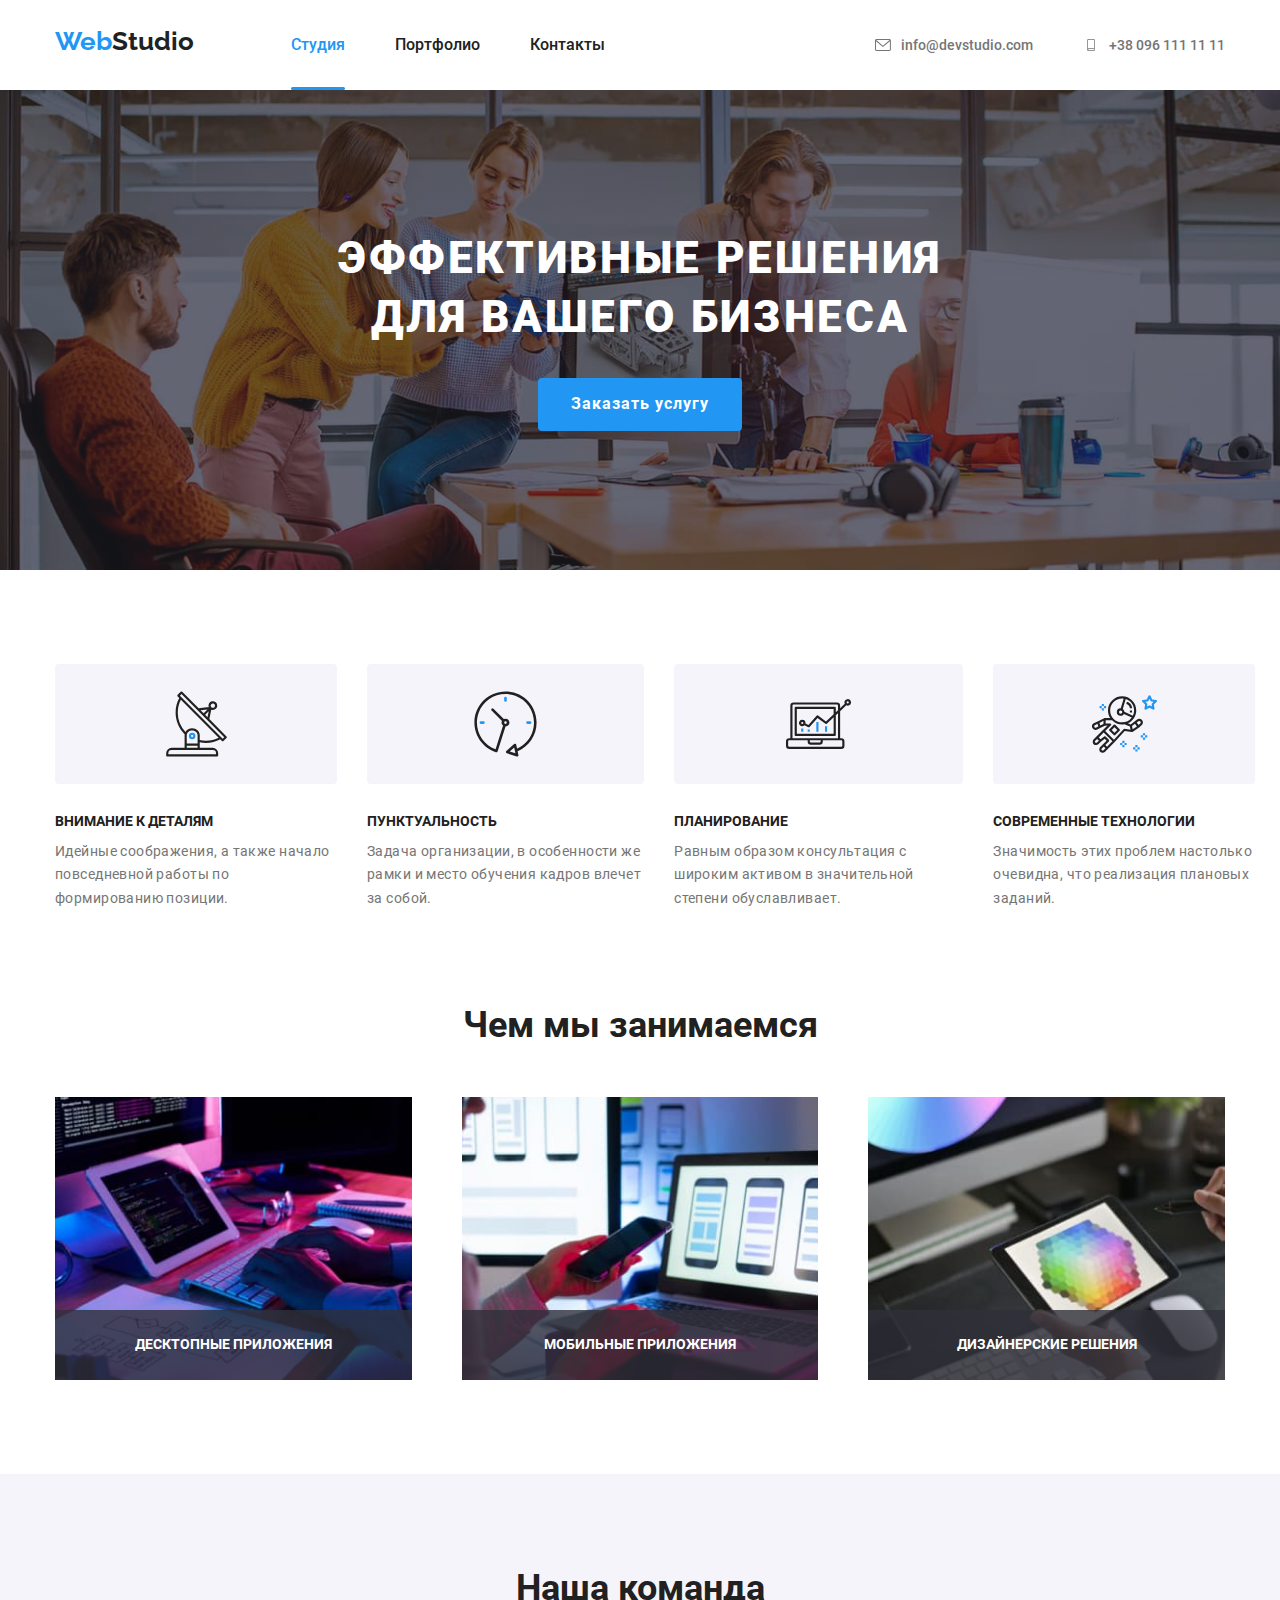
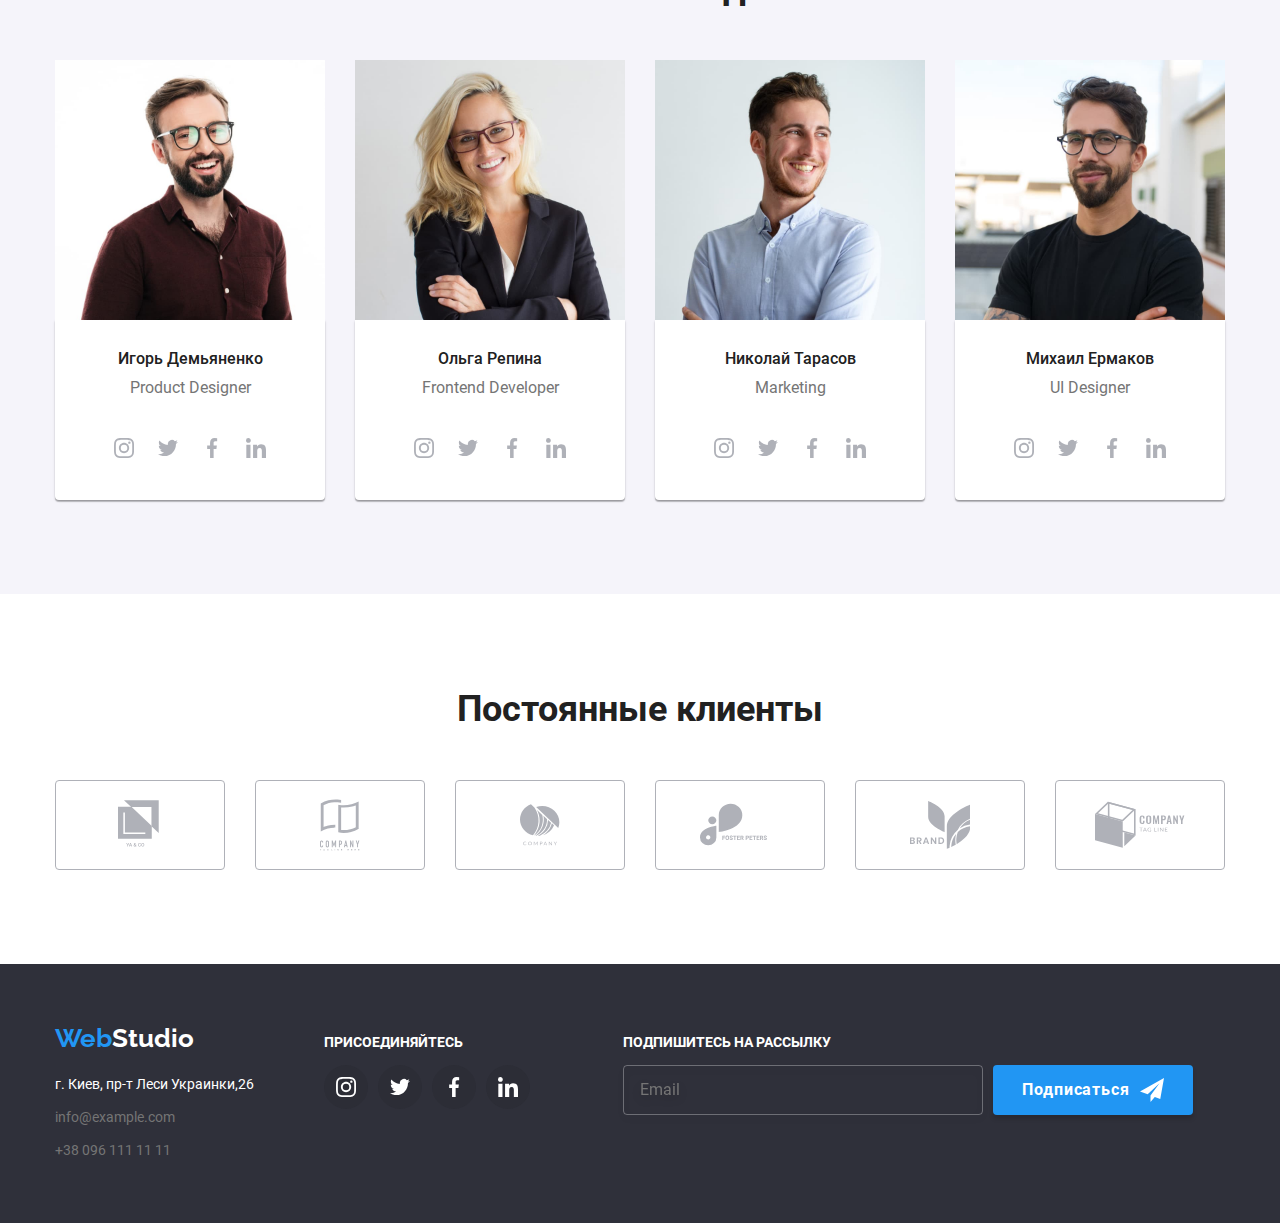
<file: index.html>
<!DOCTYPE html>
<html lang="en">
  <head>
    <meta charset="UTF-8" />
    <meta name="viewport" content="width=device-width, initial-scale=1.0" />
    <title>Document</title>
    <link
      href="https://fonts.googleapis.com/css2?family=Raleway:wght@700&family=Roboto:wght@400;500;700;900&display=swap"
      rel="stylesheet"
    />
    <link
      rel="stylesheet"
      href="https://cdnjs.cloudflare.com/ajax/libs/modern-normalize/1.0.0/modern-normalize.min.css"
    />
    <link rel="stylesheet" href="./css/main.min.css" />
  </head>

  <body>
    <!-- Шапка сайта-->
    <header class="page-header">
      <div class="container main-nav">
        <nav class="menu-nav">
          <a href="" class="logo">Web<span class="logo-two">Studio</span></a>
          <ul class="site-nav">
            <li class="item">
              <a href="./index.html" class="link current">Студия</a>
            </li>
            <li class="item">
              <a href="./portfolio.html" class="link">Портфолио</a>
            </li>
            <li class="item"><a href="" class="link">Контакты</a></li>
          </ul>
        </nav>

        <div class="contact-list">
          <ul class="auth-nav">
            <li class="item">
              <a href="mailto:info@example.com" class="link"
                ><svg class="item-feauter">
                  <use href="./images/symbol-defs.svg#email"></use></svg
                >info@devstudio.com</a
              >
            </li>
            <li class="item">
              <a href="tel:+380991111111" class="link">
                <svg class="item-feauter">
                  <use href="./images/symbol-defs.svg#smartphone"></use>
                </svg>
                +38 096 111 11 11</a
              >
            </li>
          </ul>
        </div>
      </div>
    </header>
    <main>
      <!--Герой сайта-->
      <section class="hero-title">
        <div class="overlay">
          <h1 class="hero-style">
            Эффективные решения <br />
            для вашего бизнеса
          </h1>
          <button type="button" class="button-hero" data-modal-open>
            Заказать услугу
          </button>
        </div>
      </section>

      <!--Преимущества сайта-->
      <section class="section-hero">
        <div class="container">
          <ul class="box-list list container">
            <li class="item">
              <div class="decoration-icon">
                <svg class="item-icon">
                  <use href="./images/symbol-defs.svg#antenna1"></use>
                </svg>
              </div>
              <h3 class="section-title">Внимание к деталям</h3>
              <p class="section-text">
                Идейные соображения, а также начало повседневной работы по
                формированию позиции.
              </p>
            </li>
            <li class="item">
              <div class="decoration-icon">
                <svg class="item-icon">
                  <use href="./images/symbol-defs.svg#clock2"></use>
                </svg>
              </div>
              <h3 class="section-title">Пунктуальность</h3>
              <p class="section-text">
                Задача организации, в особенности же рамки и место обучения
                кадров влечет за собой.
              </p>
            </li>
            <li class="item">
              <div class="decoration-icon">
                <svg class="item-icon">
                  <use href="./images/symbol-defs.svg#diagram3"></use>
                </svg>
              </div>
              <h3 class="section-title">Планирование</h3>
              <p class="section-text">
                Равным образом консультация с широким активом в значительной
                степени обуславливает.
              </p>
            </li>
            <li class="item">
              <div class="decoration-icon">
                <svg class="item-icon">
                  <use href="./images/symbol-defs.svg#astronaut-4"></use>
                </svg>
              </div>
              <h3 class="section-title">Современные технологии</h3>
              <p class="section-text">
                Значимость этих проблем настолько очевидна, что реализация
                плановых заданий.
              </p>
            </li>
          </ul>
        </div>
      </section>

      <!--Чем занимается сайт-->
      <section class="info section">
        <div class="container">
          <h2 class="section-title-list">Чем мы занимаемся</h2>
          <ul class="info-list list">
            <li class="item">
              <div class="activ-content">
                <a href=""
                  ><img
                    src="./images/img2.jpg"
                    alt="Человек за компьютером"
                    width="370"
                  />
                  <h3 class="embedded-text">Деcктопные приложения</h3>
                </a>
              </div>
            </li>
            <li class="item">
              <div class="activ-content">
                <a href=""
                  ><img
                    src="./images/img1.jpg"
                    alt="Человек держит в руке телефон"
                    width="370"
                  />
                  <h3 class="embedded-text">Мобильные приложения</h3>
                </a>
              </div>
            </li>
            <li class="item">
              <div class="activ-content">
                <a href=""
                  ><img
                    src="./images/img3.jpg"
                    alt="Человек держит в руке планшет"
                    width="370"
                  />
                  <h3 class="embedded-text">Дизайнерские решения</h3>
                </a>
              </div>
            </li>
          </ul>
        </div>
      </section>
      <!--Наша команда-->
      <section class="nav-section">
        <div class="container">
          <h2 class="section-title-list">Наша команда</h2>
          <ul class="navigation-list list">
            <li class="item">
              <img
                src="./images/union1.jpg"
                alt="Игорь Демьяненко-конструктор продуктов"
                width="270"
              />
              <div class="team-ticket">
                <h3 class="section-title-feauter">Игорь Демьяненко</h3>
                <p class="feauter-title">Product Designer</p>
                <ul class="team-icon list">
                  <li class="icon-item">
                    <a href="" class="sicial-link" aria-label="инстаграм">
                      <svg class="icon">
                        <use href="./images/symbol-defs.svg#instagram"></use>
                      </svg>
                    </a>
                  </li>
                  <li class="icon-item">
                    <a href="" class="sicial-link" aria-label="twitter"
                      ><svg class="icon">
                        <use href="./images/symbol-defs.svg#twitter"></use></svg
                    ></a>
                  </li>
                  <li class="icon-item">
                    <a href="" class="sicial-link" aria-label="Facebook"
                      ><svg class="icon">
                        <use
                          href="./images/symbol-defs.svg#facebook"
                        ></use></svg
                    ></a>
                  </li>
                  <li class="icon-item">
                    <a href="" class="sicial-link" aria-label="in"
                      ><svg class="icon">
                        <use href="./images/symbol-defs.svg#in"></use></svg
                    ></a>
                  </li>
                </ul>
              </div>
            </li>
            <li class="item">
              <img
                src="./images/union2.jpg"
                alt="Ольга Репина-фронтенд девелопер"
                width="270"
              />
              <div class="team-ticket">
                <h3 class="section-title-feauter">Ольга Репина</h3>
                <p class="feauter-title">Frontend Developer</p>
                <ul class="team-icon list">
                  <li class="icon-item">
                    <a href="" class="sicial-link" aria-label="инстаграм">
                      <svg class="icon">
                        <use href="./images/symbol-defs.svg#instagram"></use>
                      </svg>
                    </a>
                  </li>
                  <li class="icon-item">
                    <a href="" class="sicial-link" aria-label="twitter"
                      ><svg class="icon">
                        <use href="./images/symbol-defs.svg#twitter"></use></svg
                    ></a>
                  </li>
                  <li class="icon-item">
                    <a href="" class="sicial-link" aria-label="Facebook"
                      ><svg class="icon">
                        <use
                          href="./images/symbol-defs.svg#facebook"
                        ></use></svg
                    ></a>
                  </li>
                  <li class="icon-item">
                    <a href="" class="sicial-link" aria-label="in"
                      ><svg class="icon">
                        <use href="./images/symbol-defs.svg#in"></use></svg
                    ></a>
                  </li>
                </ul>
              </div>
            </li>
            <li class="item">
              <img
                src="./images/union3.jpg"
                alt="Николай Тарасов-маркетолог"
                width="270"
              />
              <div class="team-ticket">
                <h3 class="section-title-feauter">Николай Тарасов</h3>
                <p class="feauter-title">Marketing</p>
                <ul class="team-icon list">
                  <li class="icon-item">
                    <a href="" class="sicial-link" aria-label="инстаграм">
                      <svg class="icon">
                        <use href="./images/symbol-defs.svg#instagram"></use>
                      </svg>
                    </a>
                  </li>
                  <li class="icon-item">
                    <a href="" class="sicial-link" aria-label="twitter"
                      ><svg class="icon">
                        <use href="./images/symbol-defs.svg#twitter"></use></svg
                    ></a>
                  </li>
                  <li class="icon-item">
                    <a href="" class="sicial-link" aria-label="Facebook"
                      ><svg class="icon">
                        <use
                          href="./images/symbol-defs.svg#facebook"
                        ></use></svg
                    ></a>
                  </li>
                  <li class="icon-item">
                    <a href="" class="sicial-link" aria-label="in"
                      ><svg class="icon">
                        <use href="./images/symbol-defs.svg#in"></use></svg
                    ></a>
                  </li>
                </ul>
              </div>
            </li>

            <li class="item">
              <img
                src="./images/union4.jpg"
                alt="Михаил Ермаков-конструктор пользовательского интерфейса"
                width="270"
              />
              <div class="team-ticket">
                <h3 class="section-title-feauter">Михаил Ермаков</h3>
                <p class="feauter-title">UI Designer</p>
                <ul class="team-icon list">
                  <li class="icon-item">
                    <a
                      href="https://www.instagram.com/accounts/login/"
                      class="sicial-link"
                      aria-label="инстаграм"
                    >
                      <svg class="icon">
                        <use href="./images/symbol-defs.svg#instagram"></use>
                      </svg>
                    </a>
                  </li>
                  <li class="icon-item">
                    <a href="" class="sicial-link" aria-label="twitter"
                      ><svg class="icon">
                        <use href="./images/symbol-defs.svg#twitter"></use></svg
                    ></a>
                  </li>
                  <li class="icon-item">
                    <a href="" class="sicial-link" aria-label="Facebook"
                      ><svg class="icon">
                        <use
                          href="./images/symbol-defs.svg#facebook"
                        ></use></svg
                    ></a>
                  </li>
                  <li class="icon-item">
                    <a href="" class="sicial-link" aria-label="in"
                      ><svg class="icon">
                        <use href="./images/symbol-defs.svg#in"></use></svg
                    ></a>
                  </li>
                </ul>
              </div>
            </li>
          </ul>
        </div>
      </section>
      <!--Наши партнеры-->
      <section class="section">
        <div class="container">
          <h2 class="partner">Постоянные клиенты</h2>
          <ul class="company">
            <li class="clients">
              <a class="clients-item" href="">
                <svg class="logoone">
                  <use href="./images/symbol-defs.svg#logo1"></use>
                </svg>
              </a>
            </li>
            <li class="clients">
              <a class="clients-item link" href=""
                ><svg class="logotwo">
                  <use href="./images/symbol-defs.svg#logo2"></use></svg
              ></a>
            </li>
            <li class="clients">
              <a class="clients-item link" href=""
                ><svg class="logotwo">
                  <use href="./images/symbol-defs.svg#logo3"></use>
                </svg>
              </a>
            </li>
            <li class="clients">
              <a class="clients-item link" href=""
                ><svg class="logofour">
                  <use href="./images/symbol-defs.svg#logo4"></use></svg
              ></a>
            </li>
            <li class="clients">
              <a class="clients-item link" href=""
                ><svg class="logofive">
                  <use href="./images/symbol-defs.svg#logo5"></use>
                </svg>
              </a>
            </li>
            <li class="clients">
              <a class="clients-item link" href=""
                ><svg class="logosix">
                  <use href="./images/symbol-defs.svg#logo6"></use>
                </svg>
              </a>
            </li>
          </ul>
        </div>
      </section>
    </main>

    <!--Подвал и контакты сайта-->
    <footer class="footer-nav">
      <div class="container footer-container">
        <div>
          <a href="" class="logo">Web<span class="logo-free">Studio</span></a>
          <address class="adress">
            <p class="adress-text">г. Киев, пр-т Леси Украинки,26</p>
            <a href="mailto:info@example.com" class="link">info@example.com</a>
            <a href="tel:+380991111111" class="link">+38 096 111 11 11</a>
          </address>
        </div>
        <div class="additional">
          <p class="additional-title">ПРИСОЕДИНЯЙТЕСЬ</p>
          <ul class="additional-list list">
            <li class="additional-item">
              <a href="" class="basement-social" aria-label="instagram"
                ><svg class="footer-icon">
                  <use href="./images/symbol-defs.svg#instagram"></use></svg
              ></a>
            </li>
            <li class="additional-item">
              <a href="" class="basement-social" aria-label="twitter"
                ><svg class="footer-icon">
                  <use href="./images/symbol-defs.svg#twitter"></use></svg
              ></a>
            </li>
            <li class="additional-item">
              <a href="" class="basement-social" aria-label="Facebook"
                ><svg class="footer-icon">
                  <use href="./images/symbol-defs.svg#facebook"></use></svg
              ></a>
            </li>
            <li class="additional-item">
              <a href="" class="basement-social" aria-label="in"
                ><svg class="footer-icon">
                  <use href="./images/symbol-defs.svg#in"></use></svg
              ></a>
            </li>
          </ul>
        </div>
        <div class="footer-box">
          <p class="additional-title">ПОДПИШИТЕСЬ НА РАССЫЛКУ</p>
          <form class="footer-form">
            <div class="footer-field">
              <input
                type="email"
                name="email"
                id="email"
                placeholder="Email"
                class="foot-decoration"
              />
            </div>

            <button type="submit" class="footer-submit">
              Подписаться
              <svg class="footer-telegram">
                <use href="./images/symbol-defs3.svg#telegram"></use>
              </svg>
            </button>
          </form>
        </div>
      </div>
    </footer>
    <!--Модальное окно-->
    <div class="backdrop is-hidden" data-modal>
      <div class="modal">
        <button type="button" class="exit-button" data-modal-close>
          <svg class="exit">
            <use href="./images/symbol-defs1.svg#Vector"></use>
          </svg>
        </button>
        <h3 class="modal-heading">Оставьте свои данные, мы вам перезвоним</h3>
        <form class="modal-form" autocomplete="off">
          <div class="form-field">
            <label for="name" class="">Имя</label>
            <input type="text" name="name" id="name" class="input" />
            <svg class="footer-info">
              <use href="./images/symbol-defs3.svg#unior"></use>
            </svg>
          </div>

          <div class="form-field">
            <label for="tel">Tелефон</label>
            <input type="tel" name="tel" id="tel" class="input" />
            <svg class="footer-info">
              <use href="./images/symbol-defs3.svg#telephone"></use>
            </svg>
          </div>

          <div class="form-field">
            <label for="email">Email</label>
            <input type="email" name="email" id="input" class="input" />
            <svg class="footer-info">
              <use href="./images/symbol-defs3.svg#message-2"></use>
            </svg>
          </div>

          <div class="comment-field">
            <label for="comment">Комментарий</label>
            <textarea
              name="comment"
              id="comment"
              rows="10"
              placeholder="Введите текст"
            ></textarea>
          </div>

          <div class="policy-field">
            <label for="checkbox" class="checkbox-label">
              <input
                type="checkbox"
                class="checkbox visually-hidden"
                name="policy"
                id="checkbox"
              />
              <span>Соглашаюсь с рассылкой и принимаю</span>
              <a
                href="https://get-element.3dn.ru/load/html_i_dhtml/prostye_html_zagotovki_dlja_stranic/7-1-0-32"
                class="policy-text"
                >Условия договора</a
              >
            </label>
            <button type="submit" class="submit">Отправить</button>
          </div>
        </form>
      </div>
    </div>
    <script src="./js/modal.js"></script>
  </body>
</html>
</file>
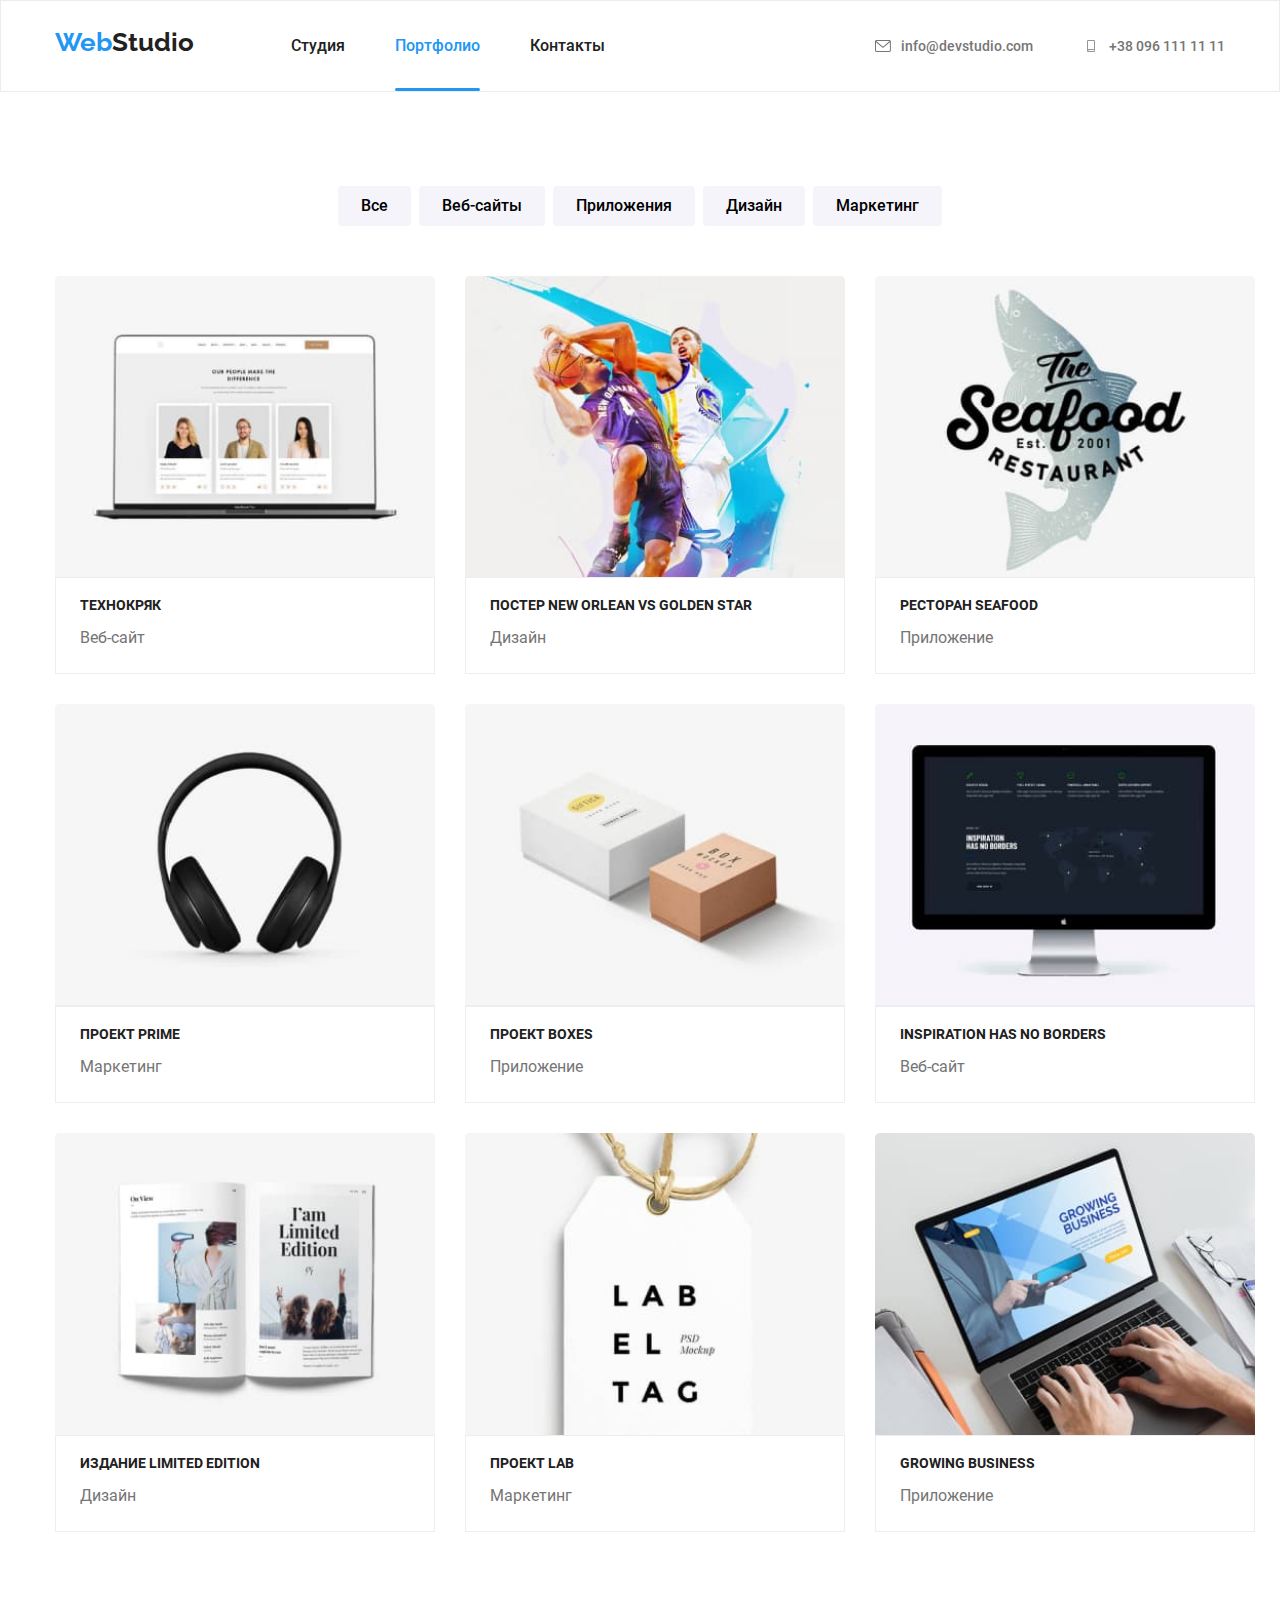
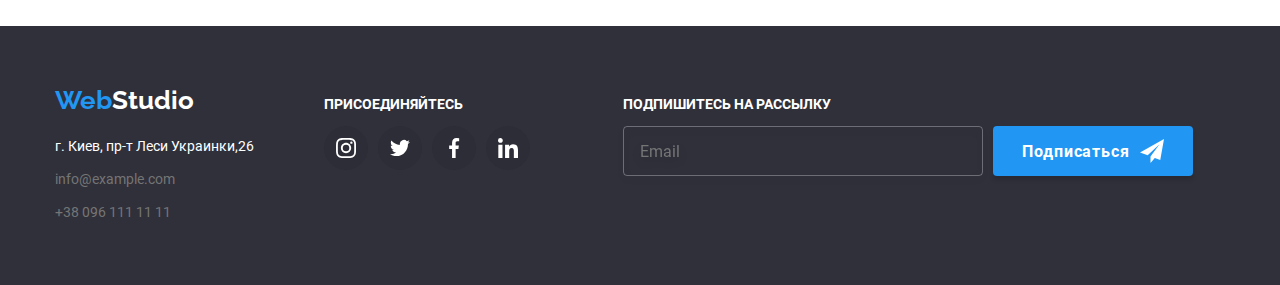
<file: portfolio.html>
<!DOCTYPE html>
<html lang="en">
  <head>
    <meta charset="UTF-8" />
    <meta name="viewport" content="width=device-width, initial-scale=1.0" />
    <title>Document</title>
    <link
      href="https://fonts.googleapis.com/css2?family=Raleway:wght@700&family=Roboto:wght@400;500;700;900&display=swap"
      rel="stylesheet"
    />
    <link
      rel="stylesheet"
      href="https://cdnjs.cloudflare.com/ajax/libs/modern-normalize/1.0.0/modern-normalize.min.css"
    />
    <link rel="stylesheet" href="./css/main.min.css" />
  </head>

  <body>
    <!-- Шапка сайта-->
    <header class="page-header line">
      <div class="container main-nav">
        <nav class="menu-nav">
          <a href="" class="logo">Web<span class="logo-two">Studio</span></a>
          <ul class="site-nav">
            <li class="item">
              <a href="./index.html" class="link">Студия</a>
            </li>
            <li class="item">
              <a href="./portfolio.html" class="link current">Портфолио</a>
            </li>
            <li class="item"><a href="" class="link">Контакты</a></li>
          </ul>
        </nav>

        <div class="contact-list">
          <ul class="auth-nav">
            <li class="item">
              <a href="mailto:info@example.com" class="link"
                ><svg class="item-feauter">
                  <use href="./images/symbol-defs.svg#email"></use></svg
                >info@devstudio.com</a
              >
            </li>
            <li class="item">
              <a href="tel:+380991111111" class="link">
                <svg class="item-feauter">
                  <use href="./images/symbol-defs.svg#smartphone"></use>
                </svg>
                +38 096 111 11 11</a
              >
            </li>
          </ul>
        </div>
      </div>
    </header>
    <main>
      <div class="container">
        <ul class="portfolio-nav list">
          <li class="item-list">
            <button type="button" class="button-portfolio">Все</button>
          </li>
          <li class="item-list">
            <button type="button" class="button-portfolio">Веб-сайты</button>
          </li>
          <li class="item-list">
            <button type="button" class="button-portfolio">Приложения</button>
          </li>
          <li class="item-list">
            <button type="button" class="button-portfolio">Дизайн</button>
          </li>
          <li class="item-list">
            <button type="button" class="button-portfolio">Маркетинг</button>
          </li>
        </ul>
        <!-- Примеры работ!!!!!!! -->
        <ul class="portfolio list container">
          <li class="item">
            <a href="" class="card">
              <div class="card-formatting">
                <img
                  src="./images/portfolio1.jpg"
                  alt="Сайт на компьютере"
                  width="379"
                />
                <p class="text-formatting">
                  Технокряк это современная площадка распространения
                  коронавируса. Компании используют эту платформу для цифрового
                  шпионажа и атак на защищённые сервера конкурентов.
                </p>
              </div>
              <div class="portfolio-text">
                <h2 class="section-title list">Технокряк</h2>
                <p class="section-title-portfolio">Веб-сайт</p>
              </div>
            </a>
          </li>
          <li class="item">
            <a href="" class="card">
              <div class="card-formatting">
                <img
                  src="./images/portfolio2.jpg"
                  alt="Постер игры в баскетболл"
                  width="379"
                />
                <p class="text-formatting">
                  Технокряк это современная площадка распространения
                  коронавируса. Компании используют эту платформу для цифрового
                  шпионажа и атак на защищённые сервера конкурентов.
                </p>
              </div>
              <div class="portfolio-text">
                <h2 class="section-title">Постер New Orlean vs Golden Star</h2>
                <p class="section-title-portfolio">Дизайн</p>
              </div>
            </a>
          </li>
          <li class="item">
            <a href="" class="card">
              <div class="card-formatting">
                <img
                  src="./images/portfolio3.jpg"
                  alt="Приложение для ресторана"
                  width="379"
                />
                <p class="text-formatting">
                  Технокряк это современная площадка распространения
                  коронавируса. Компании используют эту платформу для цифрового
                  шпионажа и атак на защищённые сервера конкурентов.
                </p>
              </div>
              <div class="portfolio-text">
                <h2 class="section-title">Ресторан Seafood</h2>
                <p class="section-title-portfolio">Приложение</p>
              </div>
            </a>
          </li>
          <li class="item">
            <a href="" class="card">
              <div class="card-formatting">
                <img src="./images/portfolio4.jpg" alt="Наушники" width="379" />
                <p class="text-formatting">
                  Технокряк это современная площадка распространения
                  коронавируса. Компании используют эту платформу для цифрового
                  шпионажа и атак на защищённые сервера конкурентов.
                </p>
              </div>
              <div class="portfolio-text">
                <h2 class="section-title">Проект Prime</h2>
                <p class="section-title-portfolio">Маркетинг</p>
              </div>
            </a>
          </li>

          <li class="item">
            <a href="" class="card">
              <div class="card-formatting">
                <img src="./images/portfolio5.jpg" alt="Коробка" width="379" />
                <p class="text-formatting">
                  Технокряк это современная площадка распространения
                  коронавируса. Компании используют эту платформу для цифрового
                  шпионажа и атак на защищённые сервера конкурентов.
                </p>
              </div>
              <div class="portfolio-text">
                <h2 class="section-title">Проект Boxes</h2>
                <p class="section-title-portfolio">Приложение</p>
              </div>
            </a>
          </li>
          <li class="item">
            <a href="" class="card">
              <div class="card-formatting">
                <img
                  src="./images/portfolio6.jpg"
                  alt="Компьютер"
                  width="379"
                />
                <p class="text-formatting">
                  Технокряк это современная площадка распространения
                  коронавируса. Компании используют эту платформу для цифрового
                  шпионажа и атак на защищённые сервера конкурентов.
                </p>
              </div>
              <div class="portfolio-text">
                <h2 class="section-title">Inspiration has no Borders</h2>
                <p class="section-title-portfolio">Веб-сайт</p>
              </div>
            </a>
          </li>
          <li class="item">
            <a href="" class="card">
              <div class="card-formatting">
                <img src="./images/portfolio7.jpg" alt="Журнал" width="379" />
                <p class="text-formatting">
                  Технокряк это современная площадка распространения
                  коронавируса. Компании используют эту платформу для цифрового
                  шпионажа и атак на защищённые сервера конкурентов.
                </p>
              </div>
              <div class="portfolio-text">
                <h2 class="section-title">Издание Limited Edition</h2>
                <p class="section-title-portfolio">Дизайн</p>
              </div>
            </a>
          </li>
          <li class="item">
            <a href="" class="card">
              <div class="card-formatting">
                <img src="./images/portfolio8.jpg" alt="Этикетка" width="379" />
                <p class="text-formatting">
                  Технокряк это современная площадка распространения
                  коронавируса. Компании используют эту платформу для цифрового
                  шпионажа и атак на защищённые сервера конкурентов.
                </p>
              </div>
              <div class="portfolio-text">
                <h2 class="section-title">Проект LAB</h2>
                <p class="section-title-portfolio">Маркетинг</p>
              </div>
            </a>
          </li>
          <li class="item">
            <a href="" class="card">
              <div class="card-formatting">
                <img
                  src="./images/portfolio9.jpg"
                  alt="Человек за компьютером"
                  width="379"
                />
                <p class="text-formatting">
                  Технокряк это современная площадка распространения
                  коронавируса. Компании используют эту платформу для цифрового
                  шпионажа и атак на защищённые сервера конкурентов.
                </p>
              </div>
              <div class="portfolio-text">
                <h2 class="section-title">Growing Business</h2>
                <p class="section-title-portfolio">Приложение</p>
              </div>
            </a>
          </li>
        </ul>
      </div>
    </main>

    <!--Подвал и контакты сайта-->
    <footer class="footer-nav">
      <div class="container footer-container">
        <div>
          <a href="" class="logo">Web<span class="logo-free">Studio</span></a>
          <address class="adress">
            <p class="adress-text">г. Киев, пр-т Леси Украинки,26</p>
            <a href="mailto:info@example.com" class="link">info@example.com</a>
            <a href="tel:+380991111111" class="link">+38 096 111 11 11</a>
          </address>
        </div>
        <div class="additional">
          <p class="additional-title">ПРИСОЕДИНЯЙТЕСЬ</p>
          <ul class="additional-list list">
            <li class="additional-item">
              <a href="" class="basement-social" aria-label="instagram"
                ><svg class="footer-icon">
                  <use href="./images/symbol-defs.svg#instagram"></use></svg
              ></a>
            </li>
            <li class="additional-item">
              <a href="" class="basement-social" aria-label="twitter"
                ><svg class="footer-icon">
                  <use href="./images/symbol-defs.svg#twitter"></use></svg
              ></a>
            </li>
            <li class="additional-item">
              <a href="" class="basement-social" aria-label="Facebook"
                ><svg class="footer-icon">
                  <use href="./images/symbol-defs.svg#facebook"></use></svg
              ></a>
            </li>
            <li class="additional-item">
              <a href="" class="basement-social" aria-label="in"
                ><svg class="footer-icon">
                  <use href="./images/symbol-defs.svg#in"></use></svg
              ></a>
            </li>
          </ul>
        </div>
        <div class="footer-box">
          <p class="additional-title">ПОДПИШИТЕСЬ НА РАССЫЛКУ</p>
          <form class="footer-form">
            <div class="footer-field">
              <input
                type="email"
                name="email"
                id="email"
                placeholder="Email"
                class="foot-decoration"
              />
            </div>

            <button type="submit" class="footer-submit">
              Подписаться
              <svg class="footer-telegram">
                <use href="./images/symbol-defs3.svg#telegram"></use>
              </svg>
            </button>
          </form>
        </div>
      </div>
    </footer>
  </body>
</html>
</file>
<file: css/main.min.css>
@font-face{font-family:'Roboto';font-style:normal;font-weight:400;src:url("../fonts/roboto-v20-latin_cyrillic-regular.eot");src:local("Roboto"),local("Roboto-Regular"),url("../fonts/roboto-v20-latin_cyrillic-regular.eot?#iefix") format("embedded-opentype"),url("../fonts/roboto-v20-latin_cyrillic-regular.woff2") format("woff2"),url("../fonts/roboto-v20-latin_cyrillic-regular.woff") format("woff"),url("../fonts/roboto-v20-latin_cyrillic-regular.ttf") format("truetype"),url("../fonts/roboto-v20-latin_cyrillic-regular.svg#Roboto") format("svg")}@font-face{font-family:'Roboto';font-style:normal;font-weight:500;src:url("../fonts/roboto-v20-latin_cyrillic-500.eot");src:local("Roboto Medium"),local("Roboto-Medium"),url("../fonts/roboto-v20-latin_cyrillic-500.eot?#iefix") format("embedded-opentype"),url("../fonts/roboto-v20-latin_cyrillic-500.woff2") format("woff2"),url("../fonts/roboto-v20-latin_cyrillic-500.woff") format("woff"),url("../fonts/roboto-v20-latin_cyrillic-500.ttf") format("truetype"),url("../fonts/roboto-v20-latin_cyrillic-500.svg#Roboto") format("svg")}@font-face{font-family:'Roboto';font-style:normal;font-weight:700;src:url("../fonts/roboto-v20-latin_cyrillic-700.eot");src:local("Roboto Bold"),local("Roboto-Bold"),url("../fonts/roboto-v20-latin_cyrillic-700.eot?#iefix") format("embedded-opentype"),url("../fonts/roboto-v20-latin_cyrillic-700.woff2") format("woff2"),url("../fonts/roboto-v20-latin_cyrillic-700.woff") format("woff"),url("../fonts/roboto-v20-latin_cyrillic-700.ttf") format("truetype"),url("../fonts/roboto-v20-latin_cyrillic-700.svg#Roboto") format("svg")}@font-face{font-family:'Roboto';font-style:normal;font-weight:900;src:url("../fonts/roboto-v20-latin_cyrillic-900.eot");src:local("Roboto Black"),local("Roboto-Black"),url("../fonts/roboto-v20-latin_cyrillic-900.eot?#iefix") format("embedded-opentype"),url("../fonts/roboto-v20-latin_cyrillic-900.woff2") format("woff2"),url("../fonts/roboto-v20-latin_cyrillic-900.woff") format("woff"),url("../fonts/roboto-v20-latin_cyrillic-900.ttf") format("truetype"),url("../fonts/roboto-v20-latin_cyrillic-900.svg#Roboto") format("svg")}@font-face{font-family:'Raleway';font-style:normal;font-weight:400;src:url("../fonts/raleway-v17-latin_cyrillic-regular.eot");src:local(""),url("../fonts/raleway-v17-latin_cyrillic-regular.eot?#iefix") format("embedded-opentype"),url("../fonts/raleway-v17-latin_cyrillic-regular.woff2") format("woff2"),url("../fonts/raleway-v17-latin_cyrillic-regular.woff") format("woff"),url("../fonts/raleway-v17-latin_cyrillic-regular.ttf") format("truetype"),url("../fonts/raleway-v17-latin_cyrillic-regular.svg#Raleway") format("svg")}@font-face{font-family:'Raleway';font-style:normal;font-weight:700;src:url("../fonts/raleway-v17-latin_cyrillic-700.eot");src:local(""),url("../fonts/raleway-v17-latin_cyrillic-700.eot?#iefix") format("embedded-opentype"),url("../fonts/raleway-v17-latin_cyrillic-700.woff2") format("woff2"),url("../fonts/raleway-v17-latin_cyrillic-700.woff") format("woff"),url("../fonts/raleway-v17-latin_cyrillic-700.ttf") format("truetype"),url("../fonts/raleway-v17-latin_cyrillic-700.svg#Raleway") format("svg")}/*! modern-normalize v0.6.0 | MIT License | https://github.com/sindresorhus/modern-normalize */*,*::before,*::after{-webkit-box-sizing:border-box;box-sizing:border-box}:root{-moz-tab-size:4;-o-tab-size:4;tab-size:4}html{line-height:1.15;-webkit-text-size-adjust:100%}body{margin:0}body{font-family:system-ui,-apple-system,"Segoe UI",Roboto,Helvetica,Arial,sans-serif,"Apple Color Emoji","Segoe UI Emoji"}hr{height:0}abbr[title]{-webkit-text-decoration:underline dotted;text-decoration:underline dotted}b,strong{font-weight:bolder}code,kbd,samp,pre{font-family:SFMono-Regular, Consolas, "Liberation Mono", Menlo, monospace;font-size:1em}small{font-size:80%}sub,sup{font-size:75%;line-height:0;position:relative;vertical-align:baseline}sub{bottom:-0.25em}sup{top:-0.5em}button,input,optgroup,select,textarea{font-family:inherit;font-size:100%;line-height:1.15;margin:0}button,select{text-transform:none}button,[type="button"],[type="reset"],[type="submit"]{-webkit-appearance:button}button::-moz-focus-inner,[type="button"]::-moz-focus-inner,[type="reset"]::-moz-focus-inner,[type="submit"]::-moz-focus-inner{border-style:none;padding:0}button:-moz-focusring,[type="button"]:-moz-focusring,[type="reset"]:-moz-focusring,[type="submit"]:-moz-focusring{outline:1px dotted ButtonText}fieldset{padding:0.35em 0.75em 0.625em}legend{padding:0}progress{vertical-align:baseline}[type="number"]::-webkit-inner-spin-button,[type="number"]::-webkit-outer-spin-button{height:auto}[type="search"]{-webkit-appearance:textfield;outline-offset:-2px}[type="search"]::-webkit-search-decoration{-webkit-appearance:none}::-webkit-file-upload-button{-webkit-appearance:button;font:inherit}summary{display:list-item}body{background-color:#fff;color:#757575;font-family:Roboto, sans-serif}button{font-family:inherit}ul{padding:0;margin:0;list-style:none}img{width:100%;height:auto;display:block}.container{margin-left:auto;margin-right:auto;padding-left:15px;padding-right:15px;width:1200px}.list{list-style:none;margin:0;padding:0}.img{padding:0px;margin:0px;display:block;max-width:100%;height:auto}.section-title{margin-top:0;margin-bottom:4px;color:#212121;font-weight:700;font-size:18px;line-height:2;text-decoration:none}.section-title-list{color:#757575;font-weight:400;font-size:16px;line-height:1.8;text-decoration:none;margin-top:0;margin-bottom:0px}.logo{color:#2196f3;font-family:Raleway, sans-serif;font-weight:700;font-size:26px;line-height:1.14;text-decoration:none}.logo-two{margin-right:93px;color:#212121}.logo-free{color:#fff}.main-nav{display:-webkit-box;display:-ms-flexbox;display:flex;-webkit-box-align:center;-ms-flex-align:center;align-items:center}.main-nav .item{display:-webkit-box;display:-ms-flexbox;display:flex}.site-nav{display:-webkit-inline-box;display:-ms-inline-flexbox;display:inline-flex}.site-nav .item:not(:last-child){margin-right:50px}.site-nav .link{color:#212121;font-weight:500;font-size:16px;line-height:1.6;text-align:center;text-decoration:none;padding-top:32px;padding-bottom:32px;-webkit-transition:color 250ms cubic-bezier(0.4, 0, 0.2, 1);transition:color 250ms cubic-bezier(0.4, 0, 0.2, 1)}.site-nav .link.current{color:#2196f3}.link{position:relative;color:#757575;text-decoration:none;font-style:normal}.current::before{content:"";position:absolute;left:0;bottom:0px;width:100%;height:3px;background-color:#2196f3;border-radius:2px}.menu-contact{display:-webkit-box;display:-ms-flexbox;display:flex;-webkit-box-align:center;-ms-flex-align:center;align-items:center}.contact-list{margin-left:auto}.contact-list .item:not(:last-child){margin-left:50px}.auth-nav{display:-webkit-box;display:-ms-flexbox;display:flex}.auth-nav .item:not(:last-child){margin-right:50px}.auth-nav .link{display:-webkit-box;display:-ms-flexbox;display:flex;-webkit-box-orient:horizontal;-webkit-box-direction:normal;-ms-flex-direction:row;flex-direction:row;-webkit-box-align:center;-ms-flex-align:center;align-items:center;-webkit-box-pack:center;-ms-flex-pack:center;justify-content:center;font-weight:500;font-size:14px;line-height:0.87;text-decoration:none;-webkit-transition:color 250ms cubic-bezier(0.4, 0, 0.2, 1);transition:color 250ms cubic-bezier(0.4, 0, 0.2, 1)}.site-nav .link:hover,.site-nav .link:focus,.auth-nav .link:hover,.auth-nav .link:focus,.footer-nav .link:hover,.footer-nav .link:focus{color:#2196f3;-webkit-transition:color 250ms cubic-bezier(0.4, 0, 0.2, 1);transition:color 250ms cubic-bezier(0.4, 0, 0.2, 1)}.item .item-feauter{width:16px;height:12px;margin-right:10px;fill:currentColor}.container-menu{margin-left:auto}.container-contacts{margin-left:auto;display:-webkit-box;display:-ms-flexbox;display:flex;-webkit-box-align:center;-ms-flex-align:center;align-items:center}.section-hero{padding-top:94px}.section-hero .item:not(:last-child){margin-right:30px}.overlay{margin:0 auto;background-color:#2f303a;background-image:-webkit-gradient(linear, left top, right top, from(rgba(47,48,58,0.4)), to(rgba(47,48,58,0.4))),url(../images/hero.jpg);background-image:linear-gradient(to right, rgba(47,48,58,0.4), rgba(47,48,58,0.4)),url(../images/hero.jpg);background-position:center;background-repeat:no-repeat;background-size:cover;max-width:1600px;height:480px;display:-webkit-box;display:-ms-flexbox;display:flex;-webkit-box-orient:vertical;-webkit-box-direction:normal;-ms-flex-direction:column;flex-direction:column;text-align:center;-webkit-box-pack:center;-ms-flex-pack:center;justify-content:center;-webkit-box-align:center;-ms-flex-align:center;align-items:center}.hero-style{margin-top:0;margin-bottom:30px;color:#fff;font-weight:900;font-size:44px;line-height:1.36;text-align:center;letter-spacing:0.06em;text-transform:uppercase}.hero-title{text-align:center}.button-hero{display:inline-block;padding:10px 32px;min-width:200px;min-height:50px;border:1px solid transparent;border-radius:4px;color:#fff;background-color:#2196f3;font-weight:700;font-size:16px;line-height:1.9;text-align:center;letter-spacing:0.06em;text-decoration:none;-webkit-transition:-webkit-box-shadow 250ms cubic-bezier(0.4, 0, 0.2, 1);transition:-webkit-box-shadow 250ms cubic-bezier(0.4, 0, 0.2, 1);transition:box-shadow 250ms cubic-bezier(0.4, 0, 0.2, 1);transition:box-shadow 250ms cubic-bezier(0.4, 0, 0.2, 1), -webkit-box-shadow 250ms cubic-bezier(0.4, 0, 0.2, 1);cursor:pointer}.backdrop{position:fixed;top:0px;left:0px;width:100%;height:100%;background-color:rgba(0,0,0,0.2);-webkit-transition:opacity 250ms cubic-bezier(0.4, 0, 0.2, 1);transition:opacity 250ms cubic-bezier(0.4, 0, 0.2, 1)}.backdrop.is-hidden{opacity:0;pointer-events:none}.modal{position:absolute;top:50%;left:50%;-webkit-transform:translate(-50%, -50%);transform:translate(-50%, -50%);width:528px;background-color:#fff;border-radius:5px;opacity:1;-webkit-box-shadow:0px 1px 3px rgba(0,0,0,0.12),0px 1px 1px rgba(0,0,0,0.14),0px 2px 1px rgba(0,0,0,0.2);box-shadow:0px 1px 3px rgba(0,0,0,0.12),0px 1px 1px rgba(0,0,0,0.14),0px 2px 1px rgba(0,0,0,0.2);-webkit-transition:opacity 250ms cubic-bezier(0.4, 0, 0.2, 1),-webkit-transform 250ms cubic-bezier(0.4, 0, 0.2, 1);transition:opacity 250ms cubic-bezier(0.4, 0, 0.2, 1),-webkit-transform 250ms cubic-bezier(0.4, 0, 0.2, 1);transition:transform 250ms cubic-bezier(0.4, 0, 0.2, 1),opacity 250ms cubic-bezier(0.4, 0, 0.2, 1);transition:transform 250ms cubic-bezier(0.4, 0, 0.2, 1),opacity 250ms cubic-bezier(0.4, 0, 0.2, 1),-webkit-transform 250ms cubic-bezier(0.4, 0, 0.2, 1)}.modal .submit{margin-top:30px;margin-right:auto;margin-left:auto}.submit{display:-webkit-inline-box;display:-ms-inline-flexbox;display:inline-flex;width:200px;height:50px;border:none;border-radius:4px;padding-top:10px;padding-bottom:10px;font-size:16px;font-style:700;line-height:1.87px;letter-spacing:0.06em;-webkit-box-align:center;-ms-flex-align:center;align-items:center;-webkit-box-pack:center;-ms-flex-pack:center;justify-content:center;color:#fff;background-color:#2196f3;cursor:pointer;-webkit-box-shadow:0px 4px 4px rgba(0,0,0,0.15);box-shadow:0px 4px 4px rgba(0,0,0,0.15)}.exit{width:11px;height:11px;fill:currentColor}.exit-button:hover{color:#2196f3}.exit-button{position:absolute;display:-webkit-inline-box;display:-ms-inline-flexbox;display:inline-flex;top:8px;right:8px;width:30px;height:30px;margin:0;padding:0;border:1px solid rgba(0,0,0,0.1);border-radius:50%;-webkit-box-pack:center;-ms-flex-pack:center;justify-content:center;-webkit-box-align:center;-ms-flex-align:center;align-items:center;background-color:var(--primery-bg-color);cursor:pointer}textarea{resize:none}.modal-heading{color:#000;font-weight:700;font-size:20px;text-align:center;text-decoration:none;margin-top:40px}.modal-form{padding-left:41px;padding-right:39px;margin-left:auto;margin-right:auto}.form-field{display:-webkit-box;display:-ms-flexbox;display:flex;-webkit-box-orient:vertical;-webkit-box-direction:normal;-ms-flex-direction:column;flex-direction:column;margin-bottom:20px}.form-field input{margin:0;padding-top:14px;padding-bottom:14px;padding-left:35px;padding-right:15px;border:1px solid rgba(33,33,33,0.2);border-radius:4px}.form-field label{margin:5px}.comment-field{display:-webkit-box;display:-ms-flexbox;display:flex;-webkit-box-orient:vertical;-webkit-box-direction:normal;-ms-flex-direction:column;flex-direction:column;margin-bottom:28px}.comment-field textarea{margin:0;padding:14px 15px;border:1px solid rgba(33,33,33,0.2);border-radius:4px}.comment-field textarea::-webkit-input-placeholder{font-size:14px}.comment-field textarea:-ms-input-placeholder{font-size:14px}.comment-field textarea::-ms-input-placeholder{font-size:14px}.comment-field textarea::placeholder{font-size:14px}.comment-field label{margin:5px}.policy-field{margin-bottom:30px;text-align:center}.policy-field input{margin:0px;padding:0;border:1px solid rgba(33,33,33,0.2);border-radius:4px}.policy-field label{font-weight:normal;font-size:14px;line-height:24px}.policy-text{color:#2196f3}.footer-form{display:-webkit-box;display:-ms-flexbox;display:flex;-webkit-box-align:center;-ms-flex-align:center;align-items:center}.footer-field .foot-decoration{display:-webkit-box;display:-ms-flexbox;display:flex;width:360px;height:50px;margin-right:10px;padding:15px 16px;border:1px solid rgba(255,255,255,0.3);-webkit-filter:drop-shadow(0px 4px 4px rgba(0,0,0,0.15));filter:drop-shadow(0px 4px 4px rgba(0,0,0,0.15));border-radius:4px;-webkit-box-align:center;-ms-flex-align:center;align-items:center;background-color:transparent}.footer-box{display:block;margin-left:93px}.footer-field ::-webkit-input-placeholder{font-size:16px;line-height:20px}.footer-field :-ms-input-placeholder{font-size:16px;line-height:20px}.footer-field ::-ms-input-placeholder{font-size:16px;line-height:20px}.footer-field ::placeholder{font-size:16px;line-height:20px}.footer-field input{color:#fff;font-size:16px;line-height:20px}.footer-telegram{width:24px;height:24px;fill:currentColor;margin-left:10px}.footer-submit{display:-webkit-inline-box;display:-ms-inline-flexbox;display:inline-flex;width:200px;height:50px;border:none;border-radius:4px;padding-top:10px;padding-bottom:10px;font-size:16px;font-weight:700;line-height:1.87px;letter-spacing:0.06em;-webkit-box-align:center;-ms-flex-align:center;align-items:center;-webkit-box-pack:center;-ms-flex-pack:center;justify-content:center;color:#fff;background-color:#2196f3;cursor:pointer;-webkit-box-shadow:0px 4px 4px rgba(0,0,0,0.15);box-shadow:0px 4px 4px rgba(0,0,0,0.15)}.footer-info{position:absolute;bottom:14px;left:12px;width:18px;height:18px;-webkit-transition:fill 250ms cubic-bezier(0.4, 0, 0.2, 1);transition:fill 250ms cubic-bezier(0.4, 0, 0.2, 1);fill:#000}.form-field{position:relative;font-size:12px;line-height:1.17;letter-spacing:0.01em;text-align:left;-webkit-transition:250ms 250ms cubic-bezier(0.4, 0, 0.2, 1);transition:250ms 250ms cubic-bezier(0.4, 0, 0.2, 1);outline:transparent}.form-field .input:focus{border:1px solid #2196f3;outline:inherit;border-radius:4px}.input{cursor:pointer;-webkit-transition:border 250ms cubic-bezier(0.4, 0, 0.2, 1),outline 250ms cubic-bezier(0.4, 0, 0.2, 1);transition:border 250ms cubic-bezier(0.4, 0, 0.2, 1),outline 250ms cubic-bezier(0.4, 0, 0.2, 1);padding-right:0px 8px 0px 8px}.comment-field textarea:focus{border:1px solid #2196f3;outline:inherit;border-radius:4px}.input:focus+.footer-info{fill:#2196f3}.checkbox-label span::before{content:"";display:inline-block;width:14px;height:14px;border-radius:3px;border:2px solid #000;margin-right:10px;vertical-align:middle;background-image:url(../images/Vector.svg);background-size:contain;background-origin:border-box;-webkit-transition:border 250ms cubic-bezier(0.4, 0, 0.2, 1),background-color 250ms cubic-bezier(0.4, 0, 0.2, 1);transition:border 250ms cubic-bezier(0.4, 0, 0.2, 1),background-color 250ms cubic-bezier(0.4, 0, 0.2, 1)}.checkbox:checked+span::before{background-color:#2196f3;border-color:#2196f3}.visually-hidden{position:absolute;width:1px;height:1px;margin:-1px;border:0;padding:0;clip:rect(0 0 0 0);overflow:hidden}.decoration-icon{background-color:#f5f4fa;display:-webkit-box;display:-ms-flexbox;display:flex;height:120px;margin-bottom:30px;border-radius:4px;-webkit-box-pack:center;-ms-flex-pack:center;justify-content:center;-webkit-box-align:center;-ms-flex-align:center;align-items:center}.item-icon{width:65px;height:70px;fill:black}.activ-content{position:relative}.embedded-text{position:absolute;display:-webkit-box;display:-ms-flexbox;display:flex;bottom:0;left:0;width:100%;height:70px;margin:0;font-weight:700;font-size:14px;line-height:1.14;text-transform:uppercase;-webkit-box-pack:center;-ms-flex-pack:center;justify-content:center;-webkit-box-align:center;-ms-flex-align:center;align-items:center;background-color:rgba(47,48,58,0.8);color:#fff}.list{display:-webkit-box;display:-ms-flexbox;display:flex}.list .item{width:calc((100%-90px) / 4)}.section-text{margin-top:0;margin-bottom:0;font-weight:400;font-size:14px;line-height:1.7;letter-spacing:0.03em}.section{padding-top:94px;padding-bottom:94px}.info-list{display:-webkit-box;display:-ms-flexbox;display:flex}.info-list.item:not(:last-child){margin-right:30px}.info-list .item{width:calc((100% - 60px) / 3)}.nav-section{background-color:#f5f4fa;padding-top:94px;padding-bottom:94px}.section-title{margin-top:0;margin-bottom:10px;font-weight:700;font-size:14px;line-height:1.14;text-transform:uppercase;color:#212121;font-weight:700;font-size:14px;line-height:1.14}.section-title-list{color:#212121;font-weight:700;font-size:36px;line-height:1.16;text-align:center;margin-top:0;margin-bottom:50px}.section-title-feauter{color:#212121;font-weight:500;font-size:16px;line-height:1.18;text-align:center;margin-top:0;margin-bottom:10px}.team-icon{display:-webkit-box;display:-ms-flexbox;display:flex;-webkit-box-pack:center;-ms-flex-pack:center;justify-content:center;margin-top:28px}.team-icon .icon{width:20px;height:20px}.icon{display:-webkit-box;display:-ms-flexbox;display:flex;-webkit-box-pack:center;-ms-flex-pack:center;justify-content:center;-webkit-box-align:center;-ms-flex-align:center;align-items:center}.icon .team-icon .icon-item:not(:last-child){margin-right:10px}.sicial-link{display:-webkit-box;display:-ms-flexbox;display:flex;-webkit-box-pack:center;-ms-flex-pack:center;justify-content:center;-webkit-box-align:center;-ms-flex-align:center;align-items:center;width:44px;height:44px;border-radius:50%;color:#afb1b8;-webkit-transition:color 250ms cubic-bezier(0.4, 0, 0.2, 1),background-color 250ms cubic-bezier(0.4, 0, 0.2, 1),border-radius 250ms cubic-bezier(0.4, 0, 0.2, 1);transition:color 250ms cubic-bezier(0.4, 0, 0.2, 1),background-color 250ms cubic-bezier(0.4, 0, 0.2, 1),border-radius 250ms cubic-bezier(0.4, 0, 0.2, 1)}.sicial-link svg{fill:currentColor}.sicial-link:hover{background-color:#2196f3}.sicial-link:hover svg{fill:#fff}.team-ticket{background-color:#fff;padding:30px 32px;border-radius:0px 0px 4px 4px;-webkit-box-shadow:0px 1px 3px rgba(0,0,0,0.12),0px 1px 1px rgba(0,0,0,0.14),0px 2px 1px rgba(0,0,0,0.2);box-shadow:0px 1px 3px rgba(0,0,0,0.12),0px 1px 1px rgba(0,0,0,0.14),0px 2px 1px rgba(0,0,0,0.2)}.feauter-title{font-weight:400;font-size:16px;line-height:1.18;text-align:center;margin-top:0;margin-bottom:0px}.navigation-list{display:-webkit-box;display:-ms-flexbox;display:flex}.navigation-list .item:not(:last-child){margin-right:30px}.navigation-list .item{width:calc((100%-90px) / 4)}.item:not(:last-child){margin-right:50px}.partner{color:#212121;margin-top:0;margin-bottom:50px;font-weight:700;font-size:36px;line-height:1.17;text-align:center}.company{display:-webkit-box;display:-ms-flexbox;display:flex}.clients{width:170px}.clients:not(:last-child){margin-right:30px}.clients-item{display:-webkit-box;display:-ms-flexbox;display:flex;height:90px;padding:0;border-width:1px;border-style:solid;border-color:#afb1b8;border-radius:4px;-webkit-box-pack:center;-ms-flex-pack:center;justify-content:center;-webkit-box-align:center;-ms-flex-align:center;align-items:center;color:#afb1b8;-webkit-transition:border-color 250ms cubic-bezier(0.4, 0, 0.2, 1),color 250ms cubic-bezier(0.4, 0, 0.2, 1);transition:border-color 250ms cubic-bezier(0.4, 0, 0.2, 1),color 250ms cubic-bezier(0.4, 0, 0.2, 1)}.clients-item:hover{color:#2196f3}.clients-item:hover{border-color:#2196f3}.logoone{width:45px;max-height:90px;fill:currentColor}.logotwo{width:40px;max-height:90px;fill:currentColor}.logofour{width:80px;max-height:90px;fill:currentColor}.logofive{width:60px;max-height:90px;fill:currentColor}.logosix{width:90px;max-height:90px;fill:currentColor}.line{border:1px solid #ececec}a{text-decoration:none}.portfolio-nav .link:hover,.portfolio-nav .link:focus{color:#fff;background-color:#2196f3}.portfolio-text{border:1px solid #eeeeee;padding:20px 24px}.portfolio-nav{margin-top:0;padding-bottom:50px;padding-top:94px;display:-webkit-box;display:-ms-flexbox;display:flex;-webkit-box-pack:center;-ms-flex-pack:center;justify-content:center}.portfolio-nav .item-f+.item-f{margin-left:8px}.portfolio-nav .button-portfolio:hover,.portfolio-nav .button-portfolio:focus{color:#fff;background-color:#2196f3;-webkit-box-shadow:0px 3px 1px rgba(0,0,0,0.1),0px 1px 2px rgba(0,0,0,0.08),0px 2px 2px rgba(0,0,0,0.12);box-shadow:0px 3px 1px rgba(0,0,0,0.1),0px 1px 2px rgba(0,0,0,0.08),0px 2px 2px rgba(0,0,0,0.12)}.button-portfolio{padding:6px 22px;border-radius:4px;border:1px solid transparent;background-color:#f5f4fa;color:#000;font-weight:500;font-size:16px;line-height:1.62;-webkit-transition:background-color 250ms cubic-bezier(0.4, 0, 0.2, 1),color 250ms cubic-bezier(0.4, 0, 0.2, 1),-webkit-box-shadow 250ms cubic-bezier(0.4, 0, 0.2, 1);transition:background-color 250ms cubic-bezier(0.4, 0, 0.2, 1),color 250ms cubic-bezier(0.4, 0, 0.2, 1),-webkit-box-shadow 250ms cubic-bezier(0.4, 0, 0.2, 1);transition:box-shadow 250ms cubic-bezier(0.4, 0, 0.2, 1),background-color 250ms cubic-bezier(0.4, 0, 0.2, 1),color 250ms cubic-bezier(0.4, 0, 0.2, 1);transition:box-shadow 250ms cubic-bezier(0.4, 0, 0.2, 1),background-color 250ms cubic-bezier(0.4, 0, 0.2, 1),color 250ms cubic-bezier(0.4, 0, 0.2, 1),-webkit-box-shadow 250ms cubic-bezier(0.4, 0, 0.2, 1);cursor:pointer}.item-list:not(:last-child){margin-right:8px}.section-portfolio{outline:2px solid turquoise;padding-top:94px;padding-bottom:94px}.card{background-color:#f5f4fa;border-top-right-radius:5px;border-top-left-radius:5px;overflow:hidden;display:block}.portfolio{display:-webkit-box;display:-ms-flexbox;display:flex;-ms-flex-wrap:wrap;flex-wrap:wrap;padding-bottom:94px}.portfolio .item{margin-right:30px;margin-bottom:30px}.portfolio .item{width:calc((100% - 30px * 2) / 3)}.portfolio .item:nth-child(3n){margin-right:0px}.portfolio .item:nth-last-child(-n+3){margin-bottom:0px}.portfolio-text{background-color:#fff}.additional-list{display:-webkit-box;display:-ms-flexbox;display:flex}.card:hover{-webkit-box-shadow:0px 1px 1px rgba(0,0,0,0.12),0px 4px 4px rgba(0,0,0,0.06),1px 4px 6px rgba(0,0,0,0.16);box-shadow:0px 1px 1px rgba(0,0,0,0.12),0px 4px 4px rgba(0,0,0,0.06),1px 4px 6px rgba(0,0,0,0.16)}.card:hover .text-formatting{-webkit-transform:translateY(0);transform:translateY(0)}.card-formatting{position:relative;overflow:hidden}.text-formatting{position:absolute;display:-webkit-box;display:-ms-flexbox;display:flex;bottom:0;left:0;width:100%;height:100%;margin:0;padding:0 24px;font-weight:400;font-size:18px;line-height:1.55;-webkit-box-pack:center;-ms-flex-pack:center;justify-content:center;-webkit-box-align:center;-ms-flex-align:center;align-items:center;background-color:rgba(33,150,243,0.9);color:#fff;-webkit-transform:translateY(100%);transform:translateY(100%);-webkit-transition:-webkit-transform 250ms cubic-bezier(0.4, 0, 0.2, 1);transition:-webkit-transform 250ms cubic-bezier(0.4, 0, 0.2, 1);transition:transform 250ms cubic-bezier(0.4, 0, 0.2, 1);transition:transform 250ms cubic-bezier(0.4, 0, 0.2, 1), -webkit-transform 250ms cubic-bezier(0.4, 0, 0.2, 1)}.section-title-portfolio{color:#757575;font-weight:400;font-size:16px;line-height:1.8;text-decoration:none;margin-top:0;margin-bottom:0px}.footer-title{font-weight:400;font-size:14px;line-height:1.7}.footer-nav{background-color:#2f303a;padding-top:60px;padding-bottom:60px}.footer-nav .link{color:#757575;font-weight:400;font-size:14px;line-height:1.7;font-style:normal;text-decoration:none}.footer-nav .link:not(:last-child){display:inline-block;margin-top:0;margin-bottom:9px}.footer-nav .adress{color:#fff;font-weight:400;font-size:14px;line-height:1.7;font-style:normal}.footer-nav .adress-text{margin-top:0;margin-bottom:9px;color:#fff;font-weight:400;font-size:14px;line-height:1.71}.footer-nav .container .logo{display:inline-block;margin-top:0;margin-bottom:20px}.adress{text-decoration:none;display:-webkit-box;display:-ms-flexbox;display:flex;-webkit-box-orient:vertical;-webkit-box-direction:normal;-ms-flex-direction:column;flex-direction:column}.additional-title{margin-top:0;font-weight:700;font-size:14px;line-height:1.14;text-transform:uppercase;color:#fff}.additional-item:not(:last-child){margin-right:10px}.basement-social{display:-webkit-box;display:-ms-flexbox;display:flex;width:44px;height:44px;border-radius:50%;-webkit-box-pack:center;-ms-flex-pack:center;justify-content:center;-webkit-box-align:center;-ms-flex-align:center;align-items:center;background-color:rgba(19,16,16,0.1);color:#fff;-webkit-transition:background-color 250ms cubic-bezier(0.4, 0, 0.2, 1);transition:background-color 250ms cubic-bezier(0.4, 0, 0.2, 1)}.footer-icon{width:20px;height:20px;fill:currentColor}.footer-container{display:-webkit-box;display:-ms-flexbox;display:flex;-webkit-box-pack:start;-ms-flex-pack:start;justify-content:flex-start;-webkit-box-align:baseline;-ms-flex-align:baseline;align-items:baseline}.additional{margin-left:70px}.basement-social svg{fill:currentColor}.basement-social:hover{background-color:#2196f3}.basement-social:hover svg{fill:#fff}
/*# sourceMappingURL=main.min.css.map */
</file>
